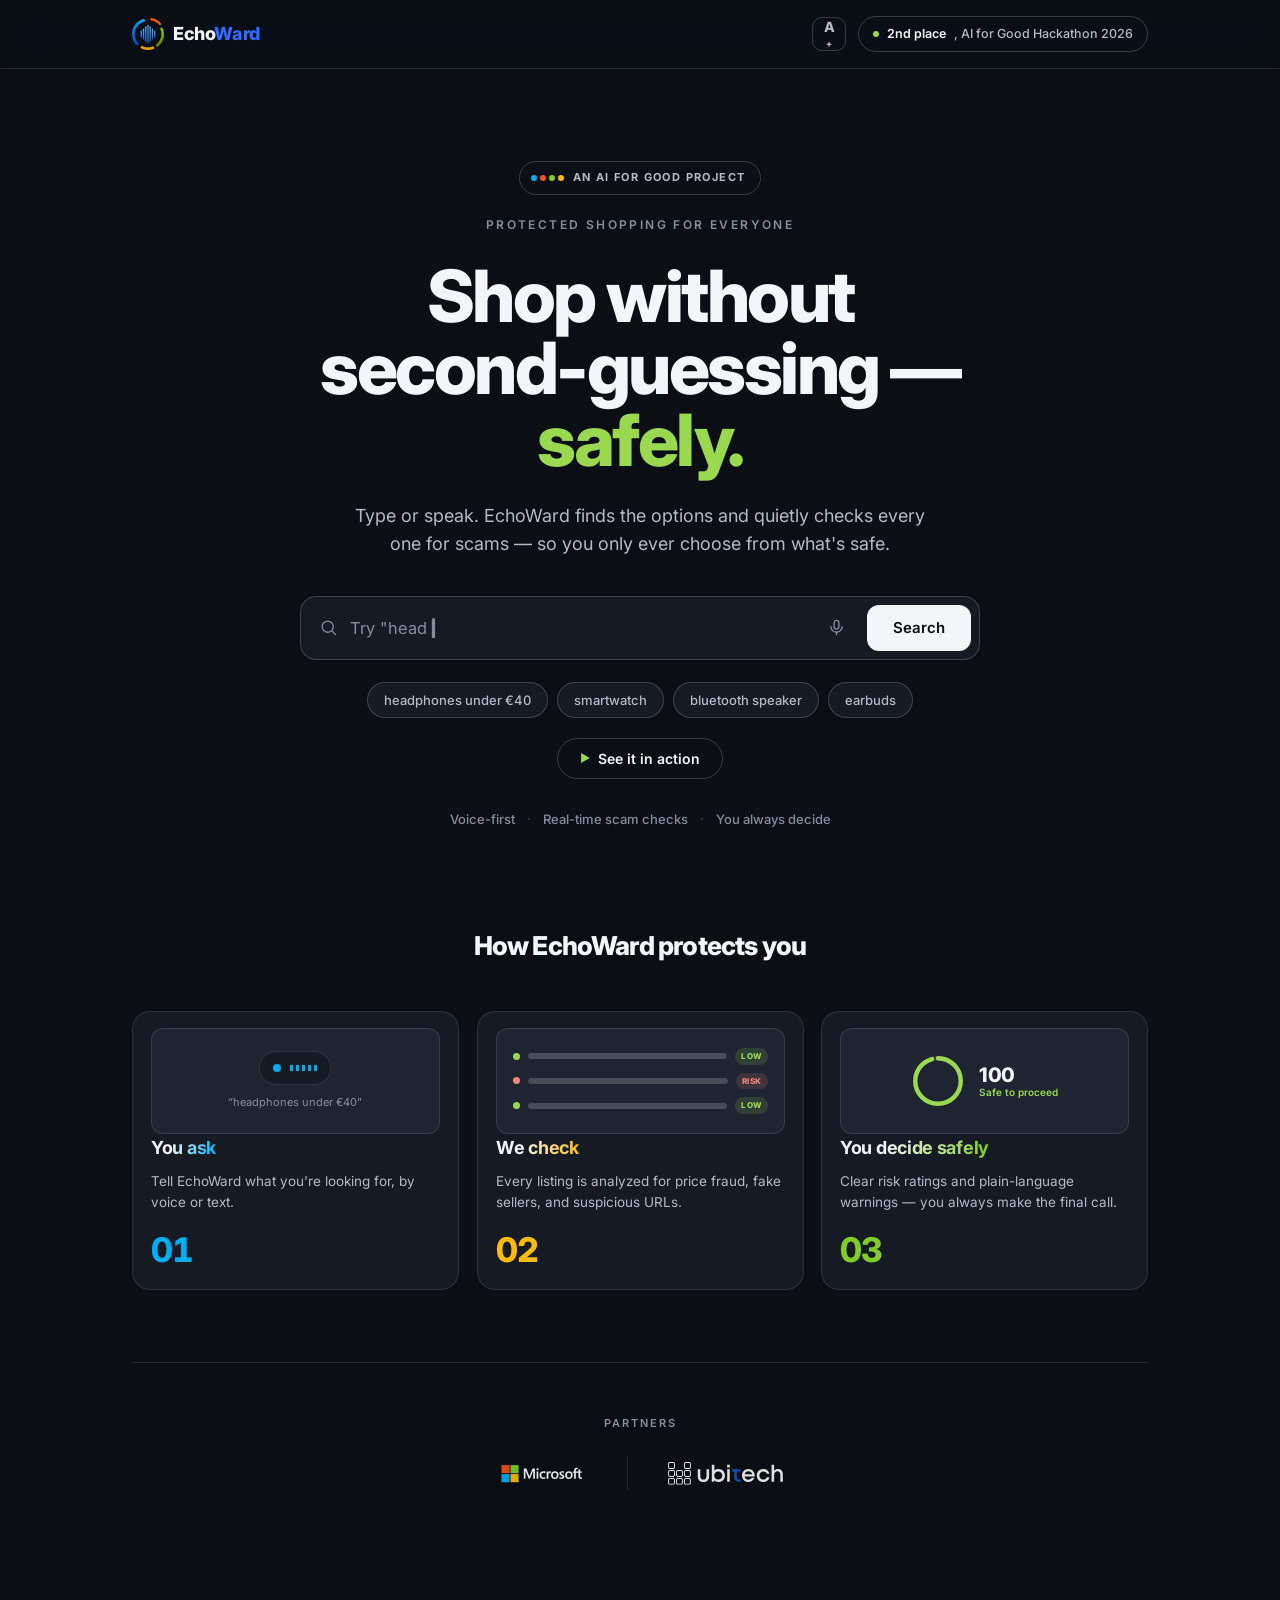
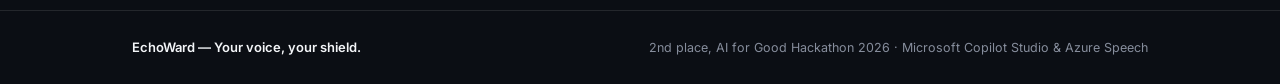
<file: index.html>
<!DOCTYPE html>
<html lang="en">
<head>
  <meta charset="UTF-8" />
  <meta name="viewport" content="width=device-width, initial-scale=1.0" />
  <title>EchoWard — Your voice, your shield.</title>
  <meta name="description" content="EchoWard — a voice-first AI agent that protects vulnerable shoppers from online scams in real time." />
  <meta name="theme-color" content="#0b0e14" />
  <link rel="icon" type="image/png" href="assets/echoward-mark.png" />
  <link rel="apple-touch-icon" href="assets/echoward-mark.png" />
  <meta property="og:title" content="EchoWard — Your voice, your shield." />
  <meta property="og:description" content="A voice-first AI agent that protects vulnerable shoppers from online scams in real time." />
  <meta property="og:type" content="website" />
  <meta property="og:image" content="assets/echoward-logo.png" />
  <meta name="twitter:card" content="summary_large_image" />
  <link rel="preconnect" href="https://fonts.googleapis.com" />
  <link rel="preconnect" href="https://fonts.gstatic.com" crossorigin />
  <link href="https://fonts.googleapis.com/css2?family=Inter:wght@400;500;600;700;800;900&display=swap" rel="stylesheet" />
  <link rel="stylesheet" href="style.css" />
</head>
<body>

  <a class="skip-link" href="#searchInput">Skip to search</a>

  <!-- Scroll progress -->
  <div class="scroll-progress" aria-hidden="true"></div>

  <!-- Header -->
  <header>
    <div class="header-inner">
      <a class="logo" href="#top" aria-label="EchoWard home">
        <span class="logo-mark" aria-hidden="true">
          <img class="lm-ring" src="assets/echoward-ring.png" alt="" />
          <svg class="lm-wave" viewBox="0 0 100 100" xmlns="http://www.w3.org/2000/svg">
            <defs>
              <linearGradient id="lmWave" x1="0" y1="0" x2="0" y2="1">
                <stop offset="0" stop-color="#5db4ff" />
                <stop offset="1" stop-color="#1565d8" />
              </linearGradient>
            </defs>
            <g fill="url(#lmWave)">
              <rect x="27" y="39" width="4" height="22" rx="2" style="animation-duration:.95s;animation-delay:-.05s" />
              <rect x="34" y="33" width="4" height="34" rx="2" style="animation-duration:1.25s;animation-delay:-.5s" />
              <rect x="41" y="26" width="4" height="48" rx="2" style="animation-duration:.85s;animation-delay:-.2s" />
              <rect x="48" y="21" width="4" height="58" rx="2" style="animation-duration:1.15s;animation-delay:-.8s" />
              <rect x="55" y="26" width="4" height="48" rx="2" style="animation-duration:.95s;animation-delay:-.35s" />
              <rect x="62" y="33" width="4" height="34" rx="2" style="animation-duration:1.3s;animation-delay:-.15s" />
              <rect x="69" y="39" width="4" height="22" rx="2" style="animation-duration:.9s;animation-delay:-.6s" />
            </g>
          </svg>
        </span>
        <span class="wordmark">Echo<span class="wm-accent">Ward</span></span>
      </a>
      <div class="header-actions">
        <button id="textSizeBtn" class="a11y-btn" type="button" aria-pressed="false" title="Larger text" aria-label="Toggle larger text">
          A<sup>+</sup>
        </button>
        <div class="header-badge">
          <span class="badge-dot" aria-hidden="true"></span>
          <span class="badge-rank">2nd place</span><span class="badge-rest">, AI for Good Hackathon 2026</span>
        </div>
      </div>
    </div>
  </header>

  <!-- Main -->
  <main id="top">

    <!-- Hero -->
    <section class="search-section">
      <div class="hero-tag">
        <span class="aifg">
          <span class="aifg-dots" aria-hidden="true"><i></i><i></i><i></i><i></i></span>
          An AI for Good project
        </span>
      </div>
      <span class="eyebrow">Protected shopping for everyone</span>
      <h1 class="hero-title">Shop without<br />second-guessing —<br /><span class="accent-text">safely.</span></h1>
      <p class="search-hint">Type or speak. EchoWard finds the options and quietly checks every one for scams — so you only ever choose from what's safe.</p>

      <div class="search-bar">
        <span class="search-glyph" aria-hidden="true">
          <svg viewBox="0 0 24 24" width="19" height="19" fill="none" stroke="currentColor" stroke-width="1.7" stroke-linecap="round" stroke-linejoin="round"><circle cx="11" cy="11" r="7" /><path d="m21 21-4.3-4.3" /></svg>
        </span>
        <input
          type="text"
          id="searchInput"
          placeholder="Try &quot;headphones under 40 euros&quot; or &quot;smartwatch&quot;"
          autocomplete="off"
        />
        <button id="voiceBtn" class="voice-btn" title="Speak" aria-label="Search by voice">
          <svg viewBox="0 0 24 24" width="19" height="19" fill="none" stroke="currentColor" stroke-width="1.7" stroke-linecap="round" stroke-linejoin="round"><rect x="9" y="3" width="6" height="11" rx="3" /><path d="M5 11a7 7 0 0 0 14 0" /><path d="M12 18v3" /></svg>
        </button>
        <button id="searchBtn" class="search-btn">Search</button>
      </div>

      <!-- Voice status indicator -->
      <div id="voiceStatus" class="voice-status hidden">
        <span class="pulse-dot"></span>
        <span>Listening… speak now</span>
      </div>

      <!-- Quick suggestions -->
      <div class="suggestions">
        <button class="chip" data-query="headphones under 40 euros">headphones under €40</button>
        <button class="chip" data-query="smartwatch">smartwatch</button>
        <button class="chip" data-query="bluetooth speaker">bluetooth speaker</button>
        <button class="chip" data-query="earbuds">earbuds</button>
      </div>

      <button id="demoBtn" class="demo-btn" type="button">
        <span class="demo-ic" aria-hidden="true">▶</span> See it in action
      </button>

      <!-- Trust line -->
      <p class="trust-row">
        <span>Voice-first</span><span class="sep" aria-hidden="true">·</span>
        <span>Real-time scam checks</span><span class="sep" aria-hidden="true">·</span>
        <span>You always decide</span>
      </p>
    </section>

    <!-- Status Bar -->
    <div id="statusBar" class="status-bar hidden" role="status" aria-live="polite">
      <span class="status-spinner" aria-hidden="true"></span>
      <span id="statusText">Searching and checking safety…</span>
      <span class="scan-track" aria-hidden="true"></span>
    </div>

    <!-- Results -->
    <section id="resultsSection" class="results-section hidden">
      <div id="recommendationBanner" class="recommendation-banner hidden">
        <span class="rec-rule" aria-hidden="true"></span>
        <div class="rec-text">
          <strong>EchoWard's pick</strong>
          <span id="recommendedProduct"></span>
        </div>
      </div>
      <div id="resultsGrid" class="results-grid"></div>
    </section>

    <!-- How It Works -->
    <section class="how-it-works">
      <h2 class="section-title" data-reveal>How EchoWard protects you</h2>
      <div class="steps">

        <article class="step" data-reveal style="--kw:var(--ms-blue)">
          <div class="step-screen" aria-hidden="true">
            <div class="scr scr-ask">
              <div class="ask-pill">
                <span class="ask-mic"></span>
                <span class="ask-eq"><i></i><i></i><i></i><i></i><i></i></span>
              </div>
              <span class="ask-cap">“headphones under €40”</span>
            </div>
          </div>
          <h3>You <span class="mark blue">ask</span></h3>
          <p>Tell EchoWard what you're looking for, by voice or text.</p>
          <span class="step-num">01</span>
        </article>

        <article class="step" data-reveal style="transition-delay:.08s;--kw:var(--ms-yellow)">
          <div class="step-screen" aria-hidden="true">
            <div class="scr scr-check">
              <div class="chk-row"><span class="chk-ic"></span><span class="chk-name"></span><span class="chk-tag low">LOW</span></div>
              <div class="chk-row"><span class="chk-ic"></span><span class="chk-name"></span><span class="chk-tag crit">RISK</span></div>
              <div class="chk-row"><span class="chk-ic"></span><span class="chk-name"></span><span class="chk-tag low">LOW</span></div>
              <span class="chk-beam"></span>
            </div>
          </div>
          <h3>We <span class="mark yellow">check</span></h3>
          <p>Every listing is analyzed for price fraud, fake sellers, and suspicious URLs.</p>
          <span class="step-num">02</span>
        </article>

        <article class="step" data-reveal style="transition-delay:.16s;--kw:var(--ms-green)">
          <div class="step-screen" aria-hidden="true">
            <div class="scr scr-decide">
              <svg class="dec-ring" viewBox="0 0 64 64" xmlns="http://www.w3.org/2000/svg">
                <circle class="dr-track" cx="32" cy="32" r="26" />
                <circle class="dr-fill" cx="32" cy="32" r="26" />
              </svg>
              <div class="dec-meta"><strong>100</strong><span>Safe to proceed</span></div>
            </div>
          </div>
          <h3>You decide <span class="mark green">safely</span></h3>
          <p>Clear risk ratings and plain-language warnings — you always make the final call.</p>
          <span class="step-num">03</span>
        </article>

      </div>
    </section>

    <!-- Partners -->
    <section class="partners">
      <span class="partner-cap" data-reveal>Partners</span>
      <div class="partner-row" data-reveal style="transition-delay:.06s">
        <img class="partner-logo ms" src="assets/microsoft-logo.svg" alt="Microsoft" width="99" height="33" />
        <span class="partner-divider" aria-hidden="true"></span>
        <img class="partner-logo ubi" src="assets/ubitech-logo-light.svg" alt="Ubitech" />
      </div>
    </section>

  </main>

  <!-- Footer -->
  <footer class="site-footer">
    <div class="footer-inner">
      <span class="footer-brand">EchoWard — Your voice, your shield.</span>
      <span class="footer-meta">2nd place, AI for Good Hackathon 2026 · Microsoft Copilot Studio &amp; Azure Speech</span>
    </div>
  </footer>

  <!-- Warning Modal -->
  <div id="warningModal" class="modal-overlay hidden" role="dialog" aria-modal="true" aria-labelledby="modalTitle">
    <div class="modal">
      <span class="modal-mark" aria-hidden="true">
        <svg viewBox="0 0 24 24" width="26" height="26" fill="none" stroke="currentColor" stroke-width="1.7" stroke-linecap="round" stroke-linejoin="round"><path d="M10.3 4 2 18.5A2 2 0 0 0 3.7 21.5h16.6a2 2 0 0 0 1.7-3L13.7 4a2 2 0 0 0-3.4 0Z" /><path d="M12 9.5v4.2" /><path d="M12 17.3h.01" /></svg>
      </span>
      <h2 id="modalTitle">High Risk Detected</h2>
      <div id="modalRiskBadge" class="risk-badge risk-critical">CRITICAL RISK</div>
      <p id="modalProductName" class="modal-product-name"></p>
      <div id="modalReasons" class="modal-reasons"></div>
      <p class="modal-question">Do you still want to proceed with this purchase?</p>
      <div class="modal-actions">
        <button id="modalNo" class="btn-safe">No, go back to safe options</button>
        <button id="modalYes" class="btn-danger">Yes, proceed anyway</button>
      </div>
    </div>
  </div>

  <!-- Safe Proceed Toast -->
  <div id="safeToast" class="toast hidden">Great choice — proceeding to checkout…</div>

  <script src="app.js"></script>

  <!-- Progressive enhancement: scroll reveal.
       Modern browsers use CSS scroll-driven animation (scrubbed by scroll);
       this JS is only a fallback for browsers without animation-timeline. -->
  <script>
    (function () {
      var supportsView = window.CSS && CSS.supports && CSS.supports('animation-timeline', 'view()');
      if (supportsView) return;
      var els = document.querySelectorAll('[data-reveal]');
      if ('IntersectionObserver' in window && els.length) {
        document.body.classList.add('reveal-ready');
        var io = new IntersectionObserver(function (entries) {
          entries.forEach(function (e) {
            if (e.isIntersecting) { e.target.classList.add('is-in'); io.unobserve(e.target); }
          });
        }, { threshold: 0.1, rootMargin: '0px 0px -40px 0px' });
        els.forEach(function (el) { io.observe(el); });
      }
    })();
  </script>

  <!-- Animated placeholder in the search field -->
  <script>
    (function () {
      var input = document.getElementById('searchInput');
      if (!input) return;
      if (window.matchMedia && window.matchMedia('(prefers-reduced-motion: reduce)').matches) return;
      var DEFAULT = input.getAttribute('placeholder') || '';
      var phrases = ['"headphones under 40 euros"', '"a smartwatch"', '"wireless earbuds"', '"a bluetooth speaker"', '"a gift under 50 euros"'];
      var pi = 0, ci = 0, deleting = false;
      var caret = ' ▎';
      function idle() { return document.activeElement === input || input.value.length > 0; }
      function tick() {
        if (idle()) { input.placeholder = DEFAULT; setTimeout(tick, 600); return; }
        var p = phrases[pi];
        if (!deleting) {
          ci++;
          input.placeholder = 'Try ' + p.slice(0, ci) + caret;
          if (ci >= p.length) { deleting = true; return setTimeout(tick, 1600); }
          setTimeout(tick, 70 + Math.random() * 45);
        } else {
          ci--;
          input.placeholder = 'Try ' + p.slice(0, Math.max(0, ci)) + caret;
          if (ci <= 0) { deleting = false; pi = (pi + 1) % phrases.length; return setTimeout(tick, 380); }
          setTimeout(tick, 38);
        }
      }
      setTimeout(tick, 1300);
    })();
  </script>

  <!-- Guided demo: auto-runs the scam-catch scenario -->
  <script>
    (function () {
      var btn = document.getElementById('demoBtn');
      if (!btn) return;
      btn.addEventListener('click', function () {
        var input = document.getElementById('searchInput');
        var q = 'headphones under 40 euros';
        if (input) input.value = q;
        if (typeof runSearch === 'function') runSearch(q);
        btn.disabled = true;
        setTimeout(function () {
          var crit = document.querySelector('.product-card.risk-critical');
          if (crit) {
            crit.scrollIntoView({ behavior: 'smooth', block: 'center' });
            crit.classList.add('demo-pulse');
            setTimeout(function () {
              crit.classList.remove('demo-pulse');
              var action = crit.querySelector('.card-action');
              if (action) action.click();
              btn.disabled = false;
            }, 1500);
          } else { btn.disabled = false; }
        }, 1750);
      });
    })();
  </script>

  <!-- Accessibility: larger-text toggle + modal focus/keyboard handling -->
  <script>
    (function () {
      // Larger-text toggle (persisted)
      var tBtn = document.getElementById('textSizeBtn');
      if (tBtn) {
        var KEY = 'ew-large-text';
        function apply(on) {
          document.documentElement.classList.toggle('a11y-large', on);
          tBtn.setAttribute('aria-pressed', on ? 'true' : 'false');
        }
        var saved = false;
        try { saved = localStorage.getItem(KEY) === '1'; } catch (e) {}
        apply(saved);
        tBtn.addEventListener('click', function () {
          var on = !document.documentElement.classList.contains('a11y-large');
          apply(on);
          try { localStorage.setItem(KEY, on ? '1' : '0'); } catch (e) {}
        });
      }

      // Modal: focus management, Escape to close, focus trap
      var modal = document.getElementById('warningModal');
      if (modal) {
        var lastFocus = null;
        new MutationObserver(function () {
          var open = !modal.classList.contains('hidden');
          if (open) {
            lastFocus = document.activeElement;
            var no = document.getElementById('modalNo');
            if (no) no.focus();
          } else if (lastFocus) { lastFocus.focus(); lastFocus = null; }
        }).observe(modal, { attributes: true, attributeFilter: ['class'] });

        document.addEventListener('keydown', function (e) {
          if (modal.classList.contains('hidden')) return;
          if (e.key === 'Escape') { var no = document.getElementById('modalNo'); if (no) no.click(); }
          if (e.key === 'Tab') {
            var f = modal.querySelectorAll('button');
            if (!f.length) return;
            var first = f[0], last = f[f.length - 1];
            if (e.shiftKey && document.activeElement === first) { e.preventDefault(); last.focus(); }
            else if (!e.shiftKey && document.activeElement === last) { e.preventDefault(); first.focus(); }
          }
        });
      }
    })();
  </script>
</body>
</html>
</file>
<file: style.css>
/* =============================================
   EchoWard — Editorial / minimal
   ============================================= */

:root {
  /* Dark theme — ink + surfaces */
  --ink: #f3f5f8;
  --ink-2: #b4bac6;
  --ink-3: #868d9c;
  --page: #0b0e14;
  --paper: #161a22;
  --paper-2: #1f2530;
  --line: rgba(255, 255, 255, 0.10);
  --line-2: rgba(255, 255, 255, 0.18);

  /* Accent — Microsoft-green family (lime + bright tone for dark) */
  --accent: #9ad84f;
  --accent-strong: #9ad84f;
  --accent-soft: rgba(154, 216, 79, 0.15);
  /* Microsoft logo palette — for keyword highlights */
  --ms-blue: #00adef;
  --ms-green: #80cc28;
  --ms-yellow: #fbbc09;
  --ms-red: #f1511b;
  --amber: #e6b23a;
  --amber-soft: rgba(230, 178, 58, 0.16);
  --orange: #f0843f;
  --orange-soft: rgba(240, 132, 63, 0.16);
  --red: #ee867f;
  --red-soft: rgba(238, 134, 127, 0.15);

  --ease: cubic-bezier(0.22, 1, 0.36, 1);
  --radius-lg: 20px;
  --radius: 14px;
  --radius-sm: 11px;

  --m-check: url("data:image/svg+xml,%3Csvg xmlns='http://www.w3.org/2000/svg' viewBox='0 0 24 24' fill='none' stroke='%23000' stroke-width='2.4' stroke-linecap='round' stroke-linejoin='round'%3E%3Cpath d='M20 6 9 17l-5-5'/%3E%3C/svg%3E");
  --m-alert: url("data:image/svg+xml,%3Csvg xmlns='http://www.w3.org/2000/svg' viewBox='0 0 24 24' fill='none' stroke='%23000' stroke-width='2.2' stroke-linecap='round' stroke-linejoin='round'%3E%3Cpath d='M10.3 4 2 18.5A2 2 0 0 0 3.7 21.5h16.6a2 2 0 0 0 1.7-3L13.7 4a2 2 0 0 0-3.4 0Z'/%3E%3Cpath d='M12 9.5v4.2'/%3E%3Cpath d='M12 17.3h.01'/%3E%3C/svg%3E");
}

* { box-sizing: border-box; margin: 0; padding: 0; }
html { scroll-behavior: smooth; }

body {
  font-family: 'Inter', 'SF Pro Display', system-ui, -apple-system, 'Segoe UI', sans-serif;
  background: var(--page);
  color: var(--ink);
  line-height: 1.6;
  min-height: 100vh;
  overflow-x: hidden;
  -webkit-font-smoothing: antialiased;
  text-rendering: optimizeLegibility;
}

::selection { background: rgba(124, 198, 42, 0.22); }
.ic { display: block; flex: 0 0 auto; }
.accent-text { color: var(--accent-strong); }
.mark { white-space: nowrap; }

/* =============================================
   Header
   ============================================= */

header {
  position: sticky;
  top: 0;
  z-index: 100;
  background: rgba(11, 14, 20, 0.72);
  backdrop-filter: saturate(180%) blur(16px);
  -webkit-backdrop-filter: saturate(180%) blur(16px);
  border-bottom: 1px solid var(--line);
}

.header-inner {
  max-width: 1080px;
  margin: 0 auto;
  padding: 16px 32px;
  display: flex;
  align-items: center;
  justify-content: space-between;
  gap: 16px;
}

.logo { display: flex; align-items: center; gap: 9px; text-decoration: none; color: var(--ink); }
.logo-mark { position: relative; width: 32px; height: 32px; flex: 0 0 auto; display: block; }
.lm-ring { position: absolute; inset: 0; width: 100%; height: 100%; object-fit: contain; }
.lm-wave { position: absolute; inset: 0; width: 100%; height: 100%; }
.lm-wave rect { transform-box: fill-box; transform-origin: 50% 50%; animation-name: eq; animation-timing-function: ease-in-out; animation-iteration-count: infinite; }
@keyframes eq { 0%, 100% { transform: scaleY(0.32); } 50% { transform: scaleY(1); } }
@media (prefers-reduced-motion: reduce) { .lm-wave rect { animation: none; transform: scaleY(0.7); } }

.wordmark { font-size: 18px; font-weight: 800; letter-spacing: -0.4px; color: var(--ink); }
.wm-accent { color: #2f6bff; }

.header-badge {
  display: inline-flex;
  align-items: center;
  gap: 8px;
  font-size: 12.5px;
  font-weight: 500;
  color: var(--ink-2);
  border: 1px solid var(--line-2);
  padding: 7px 14px;
  border-radius: 999px;
  white-space: nowrap;
}
.badge-dot { width: 6px; height: 6px; border-radius: 50%; background: var(--accent); flex: 0 0 auto; }
.badge-rank { color: var(--ink); font-weight: 600; }

/* =============================================
   Layout
   ============================================= */

main { max-width: 1080px; margin: 0 auto; padding: 92px 32px 80px; }

/* =============================================
   Hero
   ============================================= */

.search-section { text-align: center; margin-bottom: 52px; }

.hero-tag { margin-bottom: 16px; }
.aifg {
  display: inline-flex;
  align-items: center;
  gap: 9px;
  font-size: 11px;
  font-weight: 700;
  letter-spacing: 1.4px;
  text-transform: uppercase;
  color: var(--ink-2);
  border: 1px solid var(--line-2);
  padding: 7px 15px 7px 11px;
  border-radius: 999px;
}
.aifg-dots { display: inline-flex; gap: 3px; }
.aifg-dots i { width: 6px; height: 6px; border-radius: 50%; display: block; animation: dotpulse 2.4s ease-in-out infinite; }
.aifg-dots i:nth-child(1) { background: var(--ms-blue); animation-delay: 0s; }
.aifg-dots i:nth-child(2) { background: var(--ms-red); animation-delay: 0.25s; }
.aifg-dots i:nth-child(3) { background: var(--ms-green); animation-delay: 0.5s; }
.aifg-dots i:nth-child(4) { background: var(--ms-yellow); animation-delay: 0.75s; }
@keyframes dotpulse { 0%, 100% { transform: scale(1); opacity: 0.8; } 50% { transform: scale(1.4); opacity: 1; } }

.eyebrow {
  display: inline-block;
  font-size: 12px;
  font-weight: 600;
  letter-spacing: 2.4px;
  text-transform: uppercase;
  color: var(--ink-3);
  margin-bottom: 26px;
}

.hero-title {
  font-size: clamp(40px, 6.4vw, 72px);
  font-weight: 800;
  letter-spacing: -2.5px;
  line-height: 1.0;
  color: var(--ink);
  margin-bottom: 26px;
}

.search-hint {
  color: var(--ink-2);
  font-size: 18px;
  max-width: 600px;
  margin: 0 auto 38px;
  line-height: 1.55;
}

.search-bar {
  display: flex;
  align-items: center;
  gap: 8px;
  max-width: 680px;
  margin: 0 auto 22px;
  background: var(--paper);
  padding: 8px 8px 8px 18px;
  border: 1px solid var(--line-2);
  border-radius: 16px;
  transition: border-color 0.25s var(--ease), box-shadow 0.25s var(--ease);
}
.search-bar:focus-within { border-color: var(--ink); box-shadow: 0 1px 0 var(--ink); }
.search-glyph { color: var(--ink-3); display: flex; flex: 0 0 auto; }

.search-bar input {
  flex: 1;
  padding: 13px 4px;
  font-size: 16.5px;
  font-family: inherit;
  border: none;
  outline: none;
  background: transparent;
  color: var(--ink);
}
.search-bar input::placeholder { color: var(--ink-3); }

.voice-btn {
  width: 46px; height: 46px;
  border: none;
  border-radius: 50%;
  background: transparent;
  color: var(--ink-3);
  cursor: pointer;
  display: flex; align-items: center; justify-content: center;
  flex-shrink: 0;
  transition: color 0.2s var(--ease), background 0.2s var(--ease);
}
.voice-btn:hover { color: var(--ink); background: var(--paper-2); }
.voice-btn.listening { color: var(--red); background: var(--red-soft); animation: pulse-border 1s infinite; }

.search-btn {
  height: 46px;
  padding: 0 26px;
  background: var(--ink);
  color: var(--page);
  border: none;
  border-radius: 12px;
  font-size: 15px;
  font-weight: 600;
  font-family: inherit;
  cursor: pointer;
  white-space: nowrap;
  transition: transform 0.2s var(--ease), background 0.2s var(--ease);
}
.search-btn:hover { background: #222; transform: translateY(-1px); }
.search-btn:active { transform: translateY(0); }

.voice-status {
  display: inline-flex; align-items: center; gap: 9px;
  color: var(--red);
  font-size: 14px; font-weight: 500;
  margin-bottom: 12px;
}
.pulse-dot { width: 9px; height: 9px; background: var(--red); border-radius: 50%; animation: pulse 1s infinite; }

.suggestions { display: flex; align-items: center; justify-content: center; flex-wrap: wrap; gap: 9px; margin-top: 4px; }
.chip {
  padding: 9px 16px;
  background: var(--paper);
  border: 1px solid var(--line-2);
  border-radius: 999px;
  font-size: 13px; font-weight: 500; font-family: inherit;
  color: var(--ink-2);
  cursor: pointer;
  transition: all 0.2s var(--ease);
}
.chip:hover { border-color: var(--ink); color: var(--ink); transform: translateY(-1px); }

.trust-row {
  display: flex; align-items: center; justify-content: center; flex-wrap: wrap;
  gap: 12px;
  margin-top: 30px;
  font-size: 13px; font-weight: 500;
  color: var(--ink-3);
}
.trust-row .sep { color: var(--line-2); }

/* =============================================
   Status / scanning
   ============================================= */

.status-bar {
  position: relative;
  overflow: hidden;
  display: flex; align-items: center; gap: 11px;
  background: var(--paper);
  border: 1px solid var(--line);
  border-radius: var(--radius);
  padding: 15px 20px;
  margin-bottom: 28px;
  font-size: 14px; font-weight: 500;
  color: var(--ink-2);
}
.status-spinner { width: 16px; height: 16px; border: 2px solid var(--line-2); border-top-color: var(--ink); border-radius: 50%; animation: spin 0.8s linear infinite; flex: 0 0 auto; }
.scan-track { position: absolute; left: 0; right: 0; bottom: 0; height: 2px; overflow: hidden; }
.scan-track::before { content: ""; position: absolute; top: 0; bottom: 0; width: 34%; background: linear-gradient(90deg, transparent, var(--accent), transparent); animation: scan 1.2s ease-in-out infinite; }

/* =============================================
   Recommendation banner
   ============================================= */

.recommendation-banner {
  display: flex; align-items: stretch; gap: 16px;
  border: 1px solid var(--line);
  border-radius: var(--radius);
  padding: 16px 20px;
  margin-bottom: 26px;
  background: var(--paper);
  animation: fade-up 0.45s var(--ease) both;
}
.rec-rule { width: 3px; border-radius: 3px; background: var(--accent); flex: 0 0 auto; }
.rec-text { font-size: 15px; color: var(--ink); }
.rec-text strong { display: block; color: var(--accent-strong); font-size: 11px; text-transform: uppercase; letter-spacing: 1.4px; margin-bottom: 3px; font-weight: 700; }

/* =============================================
   Product cards
   ============================================= */

.results-grid {
  display: grid;
  grid-template-columns: repeat(auto-fill, minmax(290px, 1fr));
  gap: 20px;
}

.product-card {
  position: relative;
  background: var(--paper);
  border: 1px solid var(--line);
  border-radius: var(--radius-lg);
  overflow: hidden;
  cursor: pointer;
  transition: transform 0.3s var(--ease), box-shadow 0.3s var(--ease), border-color 0.3s var(--ease);
  animation: card-in 0.5s var(--ease) both;
}
.product-card:hover { transform: translateY(-4px); border-color: var(--line-2); box-shadow: 0 22px 50px -28px rgba(10, 10, 11, 0.4); }

/* designed monochrome tile */
.product-thumb {
  height: 150px;
  display: grid; place-items: center;
  background: var(--paper-2);
  color: var(--ink-3);
  border-bottom: 1px solid var(--line);
}
.product-thumb .ic { width: 44px; height: 44px; opacity: 0.9; }
.product-card.risk-low .product-thumb { background: var(--accent-soft); color: var(--accent-strong); }
.product-card.risk-medium .product-thumb { background: var(--amber-soft); color: var(--amber); }
.product-card.risk-high .product-thumb { background: var(--orange-soft); color: var(--orange); }
.product-card.risk-critical .product-thumb { background: var(--red-soft); color: var(--red); }

.product-body { padding: 18px 19px 19px; }

.card-head { display: flex; align-items: center; justify-content: space-between; gap: 12px; margin-bottom: 13px; }

.risk-badge {
  display: inline-flex; align-items: center; gap: 6px;
  padding: 5px 11px 5px 9px;
  border-radius: 999px;
  font-size: 11px; font-weight: 700;
  text-transform: uppercase; letter-spacing: 0.6px;
}
.risk-badge .ic { width: 13px; height: 13px; }
.risk-badge.risk-low { background: var(--accent-soft); color: var(--accent-strong); }
.risk-badge.risk-medium { background: var(--amber-soft); color: var(--amber); }
.risk-badge.risk-high { background: var(--orange-soft); color: var(--orange); }
.risk-badge.risk-critical { background: var(--red-soft); color: var(--red); }

/* safety ring */
.safety-ring { position: relative; width: 56px; height: 56px; flex-shrink: 0; }
.safety-ring svg { transform: rotate(-90deg); display: block; width: 56px; height: 56px; }
.safety-ring .ring-track { fill: none; stroke: var(--line); stroke-width: 5; }
.safety-ring .ring-fill { fill: none; stroke-width: 5; stroke-linecap: round; transition: stroke-dashoffset 1.1s var(--ease); }
.safety-ring.risk-low .ring-fill { stroke: var(--accent); }
.safety-ring.risk-medium .ring-fill { stroke: var(--amber); }
.safety-ring.risk-high .ring-fill { stroke: var(--orange); }
.safety-ring.risk-critical .ring-fill { stroke: var(--red); }
.ring-center { position: absolute; inset: 0; display: flex; flex-direction: column; align-items: center; justify-content: center; line-height: 1; }
.ring-num { font-size: 16px; font-weight: 800; color: var(--ink); letter-spacing: -0.5px; }
.ring-unit { font-size: 7.5px; font-weight: 700; text-transform: uppercase; letter-spacing: 0.6px; color: var(--ink-3); margin-top: 2px; }

.product-name { font-size: 16px; font-weight: 700; color: var(--ink); line-height: 1.4; letter-spacing: -0.2px; margin-bottom: 9px; }

.price-row { display: flex; align-items: baseline; gap: 9px; margin-bottom: 12px; }
.product-price { font-size: 23px; font-weight: 800; color: var(--ink); letter-spacing: -0.7px; }
.product-market-price { font-size: 12.5px; color: var(--ink-3); text-decoration: line-through; text-decoration-color: var(--line-2); }

.product-seller { display: flex; align-items: center; gap: 5px; font-size: 12.5px; color: var(--ink-2); }
.product-seller .ic { width: 15px; height: 15px; color: var(--ink-3); }
.product-seller .sep { color: var(--line-2); margin: 0 1px; }

.card-divider { height: 1px; background: var(--line); margin: 14px 0; }

.risk-reasons { font-size: 12.5px; color: var(--ink-2); line-height: 1.5; margin-bottom: 16px; }
.risk-reason-item { display: flex; gap: 8px; margin-bottom: 7px; }
.risk-reason-item:last-child { margin-bottom: 0; }
.risk-reason-item::before {
  content: ""; flex: 0 0 15px; width: 15px; height: 15px; margin-top: 1px;
  background: var(--amber);
  -webkit-mask: var(--m-alert) center / contain no-repeat;
  mask: var(--m-alert) center / contain no-repeat;
}
.product-card.risk-low .risk-reason-item::before { background: var(--accent-strong); -webkit-mask: var(--m-check) center / contain no-repeat; mask: var(--m-check) center / contain no-repeat; }
.product-card.risk-high .risk-reason-item::before { background: var(--orange); }
.product-card.risk-critical .risk-reason-item::before { background: var(--red); }

.card-action {
  width: 100%; padding: 13px;
  border: 1px solid transparent; border-radius: var(--radius-sm);
  font-size: 14px; font-weight: 600; font-family: inherit;
  cursor: pointer;
  transition: all 0.2s var(--ease);
}
.card-action.safe { background: var(--accent); color: #0b0e14; }
.card-action.safe:hover { background: #6dbf20; transform: translateY(-1px); }
.card-action.risky { background: var(--paper); color: var(--ink); border-color: var(--line-2); }
.card-action.risky:hover { border-color: var(--ink); background: var(--paper-2); }

/* stamps */
.scam-stamp, .recommended-stamp {
  position: absolute; top: 12px; z-index: 4;
  display: inline-flex; align-items: center; gap: 5px;
  font-size: 10.5px; font-weight: 700; letter-spacing: 0.2px;
  padding: 5px 10px; border-radius: 999px;
  backdrop-filter: blur(4px);
}
.scam-stamp .ic, .recommended-stamp .ic { width: 12px; height: 12px; }
.recommended-stamp { left: 12px; background: rgba(154, 216, 79, 0.16); color: var(--accent-strong); border: 1px solid rgba(154, 216, 79, 0.3); backdrop-filter: blur(6px); }
.scam-stamp { right: 12px; background: rgba(238, 134, 127, 0.16); color: var(--red); border: 1px solid rgba(238, 134, 127, 0.3); backdrop-filter: blur(6px); }

/* =============================================
   How it works (editorial)
   ============================================= */

.how-it-works { margin-top: 96px; }
.section-title { text-align: center; font-size: 26px; font-weight: 800; letter-spacing: -0.8px; color: var(--ink); margin-bottom: 44px; }

.steps { display: grid; grid-template-columns: repeat(3, 1fr); gap: 18px; position: relative; }
.steps::before {
  content: "";
  position: absolute;
  inset: -18px;
  border-radius: 28px;
  background: rgba(7, 9, 13, 0);
  pointer-events: none;
  z-index: 2;
  transition: background 0.45s var(--ease);
}
@media (hover: hover) {
  .steps:hover::before { background: rgba(7, 9, 13, 0.82); }
}
.step {
  position: relative;
  z-index: 1;
  display: flex;
  flex-direction: column;
  background: var(--paper);
  border: 1px solid var(--line);
  border-radius: 18px;
  padding: 16px 18px 22px;
  transform-origin: center 65%;
  transition: transform 0.5s var(--ease), box-shadow 0.5s var(--ease), opacity 0.35s var(--ease), border-color 0.35s var(--ease);
  will-change: transform;
}
.step-num { display: block; font-size: 34px; font-weight: 800; color: var(--kw, var(--ink-3)); letter-spacing: -1px; line-height: 1; margin: auto 0 0; padding-top: 20px; font-variant-numeric: tabular-nums; }
.step h3 {
  width: fit-content;
  font-size: 18px; font-weight: 700; letter-spacing: -0.3px; margin-bottom: 8px;
  background-image: linear-gradient(95deg, var(--ink) 30%, var(--kw, var(--ink)));
  -webkit-background-clip: text; background-clip: text;
  -webkit-text-fill-color: transparent; color: transparent;
}
.step p { font-size: 13.5px; color: var(--ink-2); line-height: 1.55; }

/* Cinematic hover: lift + zoom the focused card, recede the others */
@media (hover: hover) {
  .step:hover {
    transform: scale(1.05) translateY(-10px);
    box-shadow: 0 40px 80px -28px rgba(0, 0, 0, 0.85), 0 0 0 1px rgba(255, 255, 255, 0.08);
    border-color: rgba(255, 255, 255, 0.28);
    z-index: 5;
  }
}

/* Mini "screen" inside each card */
.step-screen { height: 106px; border-radius: 12px; background: var(--paper-2); border: 1px solid var(--line); overflow: hidden; position: relative; }
.scr { position: absolute; inset: 0; display: flex; align-items: center; justify-content: center; gap: 10px; padding: 12px; transition: transform 0.45s var(--ease); }

/* 01 — ask: voice pill + equalizer */
.scr-ask { flex-direction: column; gap: 9px; }
.ask-pill { display: inline-flex; align-items: center; gap: 9px; background: var(--paper); border: 1px solid var(--line); border-radius: 999px; padding: 7px 13px; box-shadow: var(--shadow-xs); }
.ask-mic { width: 8px; height: 8px; border-radius: 50%; background: var(--ms-blue); flex: 0 0 auto; }
.ask-eq { display: inline-flex; align-items: center; gap: 3px; height: 18px; }
.ask-eq i { width: 3px; height: 16px; border-radius: 2px; background: var(--ms-blue); transform: scaleY(0.4); transform-origin: 50% 50%; }
.ask-cap { font-size: 11px; color: var(--ink-3); }
.step:hover .ask-mic { animation: micpulse 1.2s ease-in-out infinite; }
.step:hover .ask-eq i { animation: eq 1s ease-in-out infinite; }
.ask-eq i:nth-child(1) { animation-delay: -0.1s; }
.ask-eq i:nth-child(2) { animation-delay: -0.5s; }
.ask-eq i:nth-child(3) { animation-delay: -0.2s; }
.ask-eq i:nth-child(4) { animation-delay: -0.7s; }
.ask-eq i:nth-child(5) { animation-delay: -0.35s; }
@keyframes micpulse { 0%, 100% { box-shadow: 0 0 0 0 rgba(0, 173, 239, 0.5); } 50% { box-shadow: 0 0 0 5px rgba(0, 173, 239, 0); } }

/* 02 — check: listing rows + scan beam */
.scr-check { flex-direction: column; align-items: stretch; justify-content: center; gap: 8px; padding: 14px 16px; }
.chk-row { display: flex; align-items: center; gap: 8px; }
.chk-ic { width: 7px; height: 7px; border-radius: 50%; flex: 0 0 auto; }
.chk-name { flex: 1; height: 6px; border-radius: 3px; background: var(--line-2); }
.chk-tag { font-size: 8px; font-weight: 800; letter-spacing: 0.4px; padding: 2px 6px; border-radius: 999px; }
.chk-tag.low { background: var(--accent-soft); color: var(--accent-strong); }
.chk-tag.crit { background: var(--red-soft); color: var(--red); }
.chk-row:nth-child(1) .chk-ic { background: var(--accent); }
.chk-row:nth-child(2) .chk-ic { background: var(--red); }
.chk-row:nth-child(3) .chk-ic { background: var(--accent); }
.chk-beam { position: absolute; left: 0; right: 0; top: 0; height: 34px; background: linear-gradient(180deg, rgba(0, 173, 239, 0.16), transparent); opacity: 0; pointer-events: none; }
.step:hover .chk-beam { animation: beam 1.7s ease-in-out infinite; }
@keyframes beam { 0% { transform: translateY(-34px); opacity: 0; } 15% { opacity: 1; } 85% { opacity: 1; } 100% { transform: translateY(106px); opacity: 0; } }

/* 03 — decide: safety ring fills */
.scr-decide { gap: 13px; }
.dec-ring { width: 56px; height: 56px; transform: rotate(-90deg); flex: 0 0 auto; }
.dr-track { fill: none; stroke: var(--line); stroke-width: 5; }
.dr-fill { fill: none; stroke: var(--accent); stroke-width: 5; stroke-linecap: round; stroke-dasharray: 163.4; stroke-dashoffset: 8; }
.step:hover .dr-fill { animation: ringfill 1s var(--ease); }
@keyframes ringfill { from { stroke-dashoffset: 163.4; } to { stroke-dashoffset: 8; } }
.dec-meta { display: flex; flex-direction: column; line-height: 1.15; }
.dec-meta strong { font-size: 20px; font-weight: 800; color: var(--ink); letter-spacing: -0.5px; }
.dec-meta span { font-size: 10px; font-weight: 600; color: var(--accent-strong); }

/* =============================================
   Partners / recognition
   ============================================= */

.partners {
  display: flex;
  flex-direction: column;
  align-items: center;
  gap: 24px;
  margin-top: 72px;
  padding-top: 52px;
  border-top: 1px solid var(--line);
}
.partner-cap { font-size: 11px; font-weight: 600; letter-spacing: 2px; text-transform: uppercase; color: var(--ink-3); }
.partner-row { display: flex; align-items: center; justify-content: center; gap: 40px; }
.partner-logo { display: block; width: auto; opacity: 0.9; transition: opacity 0.25s var(--ease); }
.partner-logo.ms { height: 30px; }
.partner-logo.ubi { height: 23px; }
.partner-logo:hover { opacity: 1; }
.partner-divider { width: 1px; height: 34px; background: var(--line); flex: 0 0 auto; }

/* =============================================
   Footer
   ============================================= */

.site-footer { border-top: 1px solid var(--line); margin-top: 40px; }
.footer-inner { max-width: 1080px; margin: 0 auto; padding: 26px 32px; display: flex; align-items: center; justify-content: space-between; gap: 12px; flex-wrap: wrap; }
.footer-brand { font-size: 13px; font-weight: 600; color: var(--ink); }
.footer-meta { font-size: 12.5px; color: var(--ink-3); }

/* =============================================
   Modal
   ============================================= */

.modal-overlay {
  position: fixed; inset: 0; z-index: 1000;
  background: rgba(10, 10, 11, 0.4);
  backdrop-filter: blur(6px);
  display: flex; align-items: center; justify-content: center;
  padding: 24px;
  animation: fade-in 0.2s ease;
}
.modal {
  background: var(--paper);
  border: 1px solid var(--line);
  border-radius: 24px;
  padding: 38px 34px;
  max-width: 460px; width: 100%;
  text-align: center;
  box-shadow: 0 40px 90px -40px rgba(10, 10, 11, 0.5);
  animation: modal-in 0.3s var(--ease);
}
.modal-mark { display: inline-grid; place-items: center; width: 52px; height: 52px; border-radius: 50%; background: var(--red-soft); color: var(--red); margin-bottom: 16px; }
.modal h2 { font-size: 22px; font-weight: 800; letter-spacing: -0.5px; margin-bottom: 12px; color: var(--ink); }
.modal-product-name { font-size: 15px; font-weight: 600; color: var(--ink-2); margin: 10px 0 14px; }
.modal-reasons { border: 1px solid var(--line); border-radius: var(--radius); padding: 16px 18px; margin: 16px 0; text-align: left; }
.modal-reason { font-size: 13.5px; color: var(--ink-2); display: flex; gap: 9px; margin-bottom: 9px; line-height: 1.5; }
.modal-reason:last-child { margin-bottom: 0; }
.modal-reason::before { content: ""; flex: 0 0 15px; width: 15px; height: 15px; margin-top: 1px; background: var(--red); -webkit-mask: var(--m-alert) center / contain no-repeat; mask: var(--m-alert) center / contain no-repeat; }
.modal-reason span:first-child { display: none; }
.modal-question { font-size: 15px; font-weight: 700; margin: 22px 0 18px; color: var(--ink); }
.modal-actions { display: flex; gap: 10px; flex-direction: column; }
.btn-safe { padding: 14px; background: var(--accent); color: #0b0e14; border: none; border-radius: var(--radius); font-size: 15px; font-weight: 700; font-family: inherit; cursor: pointer; transition: all 0.2s var(--ease); }
.btn-safe:hover { background: #6dbf20; transform: translateY(-1px); }
.btn-danger { padding: 13px; background: transparent; color: var(--ink-2); border: 1px solid var(--line-2); border-radius: var(--radius); font-size: 14px; font-weight: 500; font-family: inherit; cursor: pointer; transition: all 0.2s var(--ease); }
.btn-danger:hover { border-color: var(--red); color: var(--red); }

/* =============================================
   Toast
   ============================================= */

.toast {
  position: fixed; bottom: 32px; left: 50%; transform: translateX(-50%);
  background: var(--ink); color: var(--page);
  padding: 14px 26px; border-radius: 999px;
  font-size: 14.5px; font-weight: 500;
  box-shadow: 0 20px 40px -20px rgba(10, 10, 11, 0.6);
  z-index: 2000;
  animation: toast-in 0.4s var(--ease);
}

/* =============================================
   Utilities + reveal
   ============================================= */

.hidden { display: none !important; }

/* Scroll progress bar */
.scroll-progress {
  position: fixed; top: 0; left: 0; right: 0; height: 2px;
  background: var(--accent);
  transform: scaleX(0); transform-origin: 0 50%;
  z-index: 200;
}
@supports (animation-timeline: scroll()) {
  .scroll-progress { animation: grow-progress linear both; animation-timeline: scroll(root block); }
}
@keyframes grow-progress { from { transform: scaleX(0); } to { transform: scaleX(1); } }

/* Hero — staggered entrance on load */
.search-section > *:not(.voice-status) { animation: hero-in 0.75s var(--ease) both; }
.search-section .eyebrow { animation-delay: 0.02s; }
.search-section .hero-title { animation-delay: 0.08s; }
.search-section .search-hint { animation-delay: 0.16s; }
.search-section .search-bar { animation-delay: 0.24s; }
.search-section .suggestions { animation-delay: 0.32s; }
.search-section .trust-row { animation-delay: 0.40s; }
@keyframes hero-in { from { opacity: 0; transform: translateY(18px); } to { opacity: 1; transform: translateY(0); } }

/* Below-fold reveal — JS fallback (browsers without scroll-timeline) */
body.reveal-ready [data-reveal] { opacity: 0; transform: translateY(20px); transition: opacity 0.7s var(--ease), transform 0.7s var(--ease); }
body.reveal-ready [data-reveal].is-in { opacity: 1; transform: none; }

/* Below-fold reveal — scrubbed by scroll where supported */
@supports (animation-timeline: view()) {
  [data-reveal] {
    animation: reveal-up both;
    animation-timeline: view();
    animation-range: entry 0% cover 22%;
  }
  .product-thumb .ic {
    animation: thumb-float linear both;
    animation-timeline: view();
    animation-range: cover 0% cover 100%;
  }
}
@keyframes reveal-up { from { opacity: 0; transform: translateY(30px); } to { opacity: 1; transform: translateY(0); } }
@keyframes num-drift { from { transform: translateY(18px); } to { transform: translateY(-18px); } }
@keyframes thumb-float { from { transform: translateY(10px); } to { transform: translateY(-10px); } }

/* =============================================
   Animations
   ============================================= */

@keyframes pulse { 0%, 100% { opacity: 1; transform: scale(1); } 50% { opacity: 0.4; transform: scale(1.25); } }
@keyframes pulse-border { 0%, 100% { box-shadow: 0 0 0 0 rgba(180, 35, 24, 0.25); } 50% { box-shadow: 0 0 0 6px rgba(180, 35, 24, 0); } }
@keyframes spin { to { transform: rotate(360deg); } }
@keyframes scan { 0% { left: -36%; } 100% { left: 100%; } }
@keyframes fade-up { from { opacity: 0; transform: translateY(12px); } to { opacity: 1; transform: translateY(0); } }
@keyframes fade-in { from { opacity: 0; } to { opacity: 1; } }
@keyframes modal-in { from { opacity: 0; transform: translateY(18px) scale(0.97); } to { opacity: 1; transform: translateY(0) scale(1); } }
@keyframes toast-in { from { opacity: 0; transform: translateX(-50%) translateY(14px); } to { opacity: 1; transform: translateX(-50%) translateY(0); } }
@keyframes card-in { from { opacity: 0; transform: translateY(18px); } to { opacity: 1; transform: translateY(0); } }

@media (prefers-reduced-motion: reduce) {
  *, *::before, *::after { animation-duration: 0.001ms !important; animation-iteration-count: 1 !important; transition-duration: 0.001ms !important; scroll-behavior: auto !important; }
  [data-reveal], .search-section > *, .step-num, .product-thumb .ic {
    animation: none !important; opacity: 1 !important; transform: none !important;
  }
  .scroll-progress { display: none !important; }
}

/* =============================================
   Responsive
   ============================================= */

@media (max-width: 760px) {
  main { padding: 60px 20px 56px; }
  .header-inner { padding: 14px 20px; }
  .hero-title { letter-spacing: -1.5px; }
  .search-hint { font-size: 16px; }
  .search-bar { padding: 7px 7px 7px 14px; }
  .search-bar input { font-size: 15px; }
  .search-btn { padding: 0 18px; }
  .steps { grid-template-columns: 1fr; }
  .results-grid { grid-template-columns: 1fr; }
  .badge-rest { display: none; }
  .partner-row { flex-direction: column; gap: 26px; }
  .partner-divider { width: 54px; height: 1px; }
  .footer-inner { flex-direction: column; text-align: center; }
}

@media (max-width: 430px) {
  .wordmark { font-size: 17px; }
  .hero-title { font-size: 34px; }
}

/* =============================================
   Accessibility + demo controls
   ============================================= */

:focus-visible { outline: 2px solid var(--accent); outline-offset: 2px; border-radius: 4px; }
.search-bar input:focus-visible, .search-bar:focus-within { outline: none; }

.skip-link {
  position: fixed; top: 12px; left: 50%; transform: translate(-50%, -160%);
  z-index: 300;
  background: var(--ink); color: var(--page);
  padding: 10px 18px; border-radius: 999px;
  font-size: 13px; font-weight: 700; text-decoration: none;
  transition: transform 0.2s var(--ease);
}
.skip-link:focus-visible { transform: translate(-50%, 0); outline-offset: 3px; }

.header-actions { display: flex; align-items: center; gap: 12px; }
.a11y-btn {
  display: inline-grid; place-items: center;
  width: 34px; height: 34px;
  border: 1px solid var(--line-2); border-radius: 10px;
  background: transparent; color: var(--ink-2);
  font-size: 14px; font-weight: 800; font-family: inherit; cursor: pointer; line-height: 1;
  transition: all 0.2s var(--ease);
}
.a11y-btn sup { font-size: 9px; }
.a11y-btn:hover { color: var(--ink); border-color: var(--ink); }
.a11y-btn[aria-pressed="true"] { background: var(--accent); color: #0b0e14; border-color: var(--accent); }

html.a11y-large { zoom: 1.15; }

.demo-btn {
  display: inline-flex; align-items: center; gap: 8px;
  margin-top: 20px;
  padding: 11px 22px;
  border: 1px solid var(--line-2); border-radius: 999px;
  background: transparent; color: var(--ink);
  font-size: 14px; font-weight: 600; font-family: inherit; cursor: pointer;
  transition: all 0.2s var(--ease);
}
.demo-btn .demo-ic { color: var(--accent); font-size: 11px; }
.demo-btn:hover { border-color: var(--accent); transform: translateY(-1px); }
.demo-btn:disabled { opacity: 0.55; cursor: default; transform: none; }

.product-card.demo-pulse { animation: demopulse 1.5s ease-in-out; }
@keyframes demopulse {
  0%, 100% { box-shadow: 0 0 0 0 rgba(238, 134, 127, 0); }
  35% { box-shadow: 0 0 0 5px rgba(238, 134, 127, 0.5); }
}
</file>
